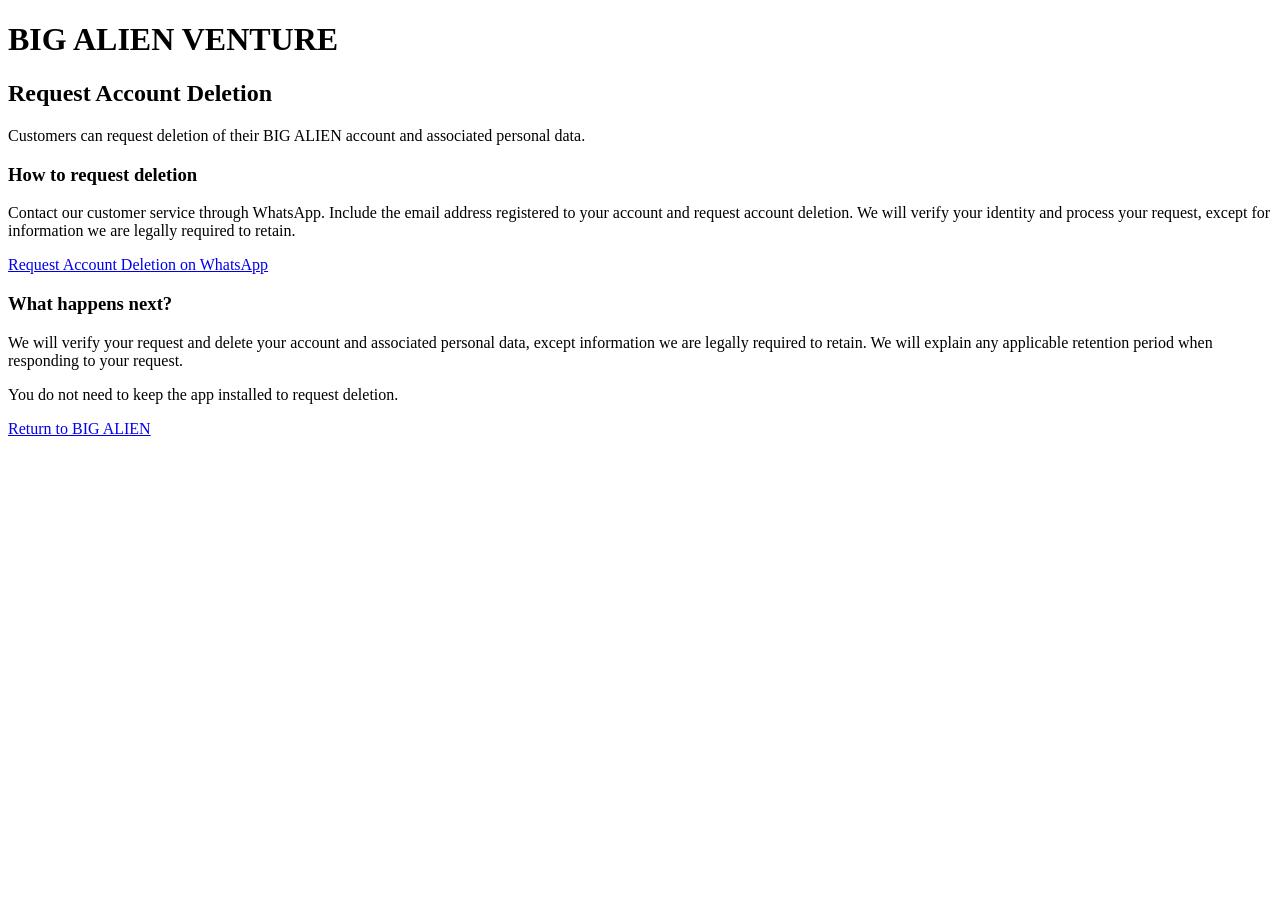
<file: account-deletion-test.html>
<!DOCTYPE html>
<html lang="en">
<head>
  <meta charset="UTF-8">
  <meta name="viewport" content="width=device-width, initial-scale=1.0">
  <title>BIG ALIEN VENTURE - Account Deletion</title>
</head>
<body>
  <h1>BIG ALIEN VENTURE</h1>
  <h2>Request Account Deletion</h2>

  <p>
    Customers can request deletion of their BIG ALIEN account
    and associated personal data.
  </p>

  <h3>How to request deletion</h3>
  <p>
    Contact our customer service through WhatsApp. Include the
    email address registered to your account and request account
    deletion. We will verify your identity and process your request,
    except for information we are legally required to retain.
  </p>

  <p>
    <a href="https://wa.me/2347025136166?text=Hello%20BIG%20ALIEN%20VENTURE%2C%20I%20want%20to%20request%20deletion%20of%20my%20account%20and%20associated%20personal%20data.">
      Request Account Deletion on WhatsApp
    </a>
  </p>

  <h3>What happens next?</h3>
  <p>
    We will verify your request and delete your account and
    associated personal data, except information we are legally
    required to retain. We will explain any applicable retention
    period when responding to your request.
  </p>

  <p>You do not need to keep the app installed to request deletion.</p>

  <p><a href="https://bigalien12.github.io/big-alien-shops/">
    Return to BIG ALIEN
  </a></p>
</body>
</html>
</file>
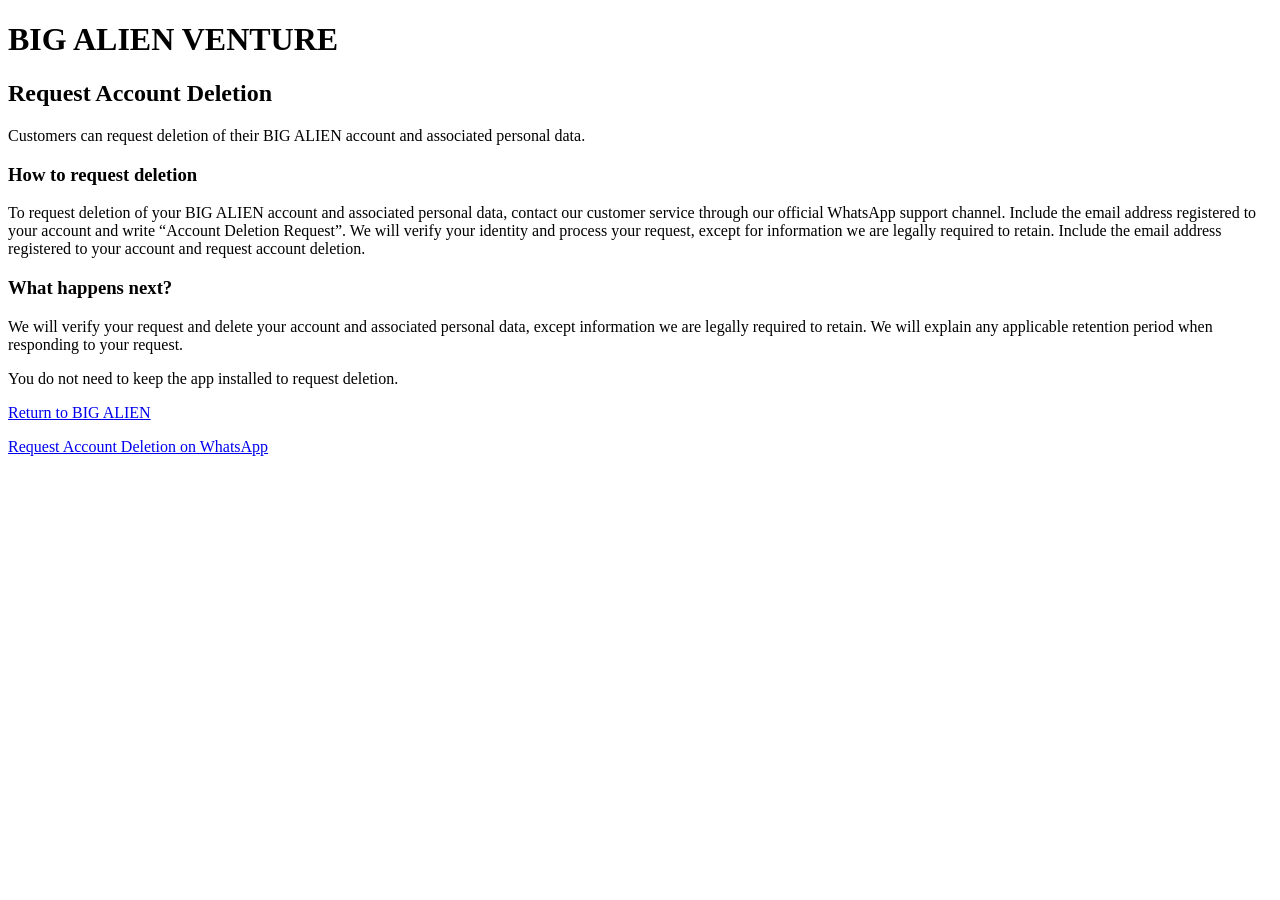
<file: account-deletion.html>
<!DOCTYPE html>
<html lang="en">
<head>
  <meta charset="UTF-8">
  <meta name="viewport" content="width=device-width, initial-scale=1">
  <title>Account Deletion - BIG ALIEN</title>
</head>
<body>
  <h1>BIG ALIEN VENTURE</h1>
  <h2>Request Account Deletion</h2>

  <p>
    Customers can request deletion of their BIG ALIEN account
    and associated personal data.
  </p>

  <h3>How to request deletion</h3>
  <p>
    To request deletion of your BIG ALIEN account and associated personal data, contact our customer service through our official WhatsApp support channel. Include the email address registered to your account and write “Account Deletion Request”. We will verify your identity and process your request, except for information we are legally required to retain. Include the email
    address registered to your account and request account deletion.
  </p>

  <h3>What happens next?</h3>
  <p>
    We will verify your request and delete your account and
    associated personal data, except information we are legally
    required to retain. We will explain any applicable retention
    period when responding to your request.
  </p>

  <p>
    You do not need to keep the app installed to request deletion.
  </p>

  <p><a href="https://bigalien12.github.io/big-alien-shops/">
    Return to BIG ALIEN
  </a></p><p>
  <a href="https://wa.me/2347025136166?text=Hello%20BIG%20ALIEN%20VENTURE%2C%20I%20want%20to%20request%20deletion%20of%20my%20account%20and%20associated%20personal%20data">
    Request Account Deletion on WhatsApp
  </a>
  </p>
</body>
</html>
</file>
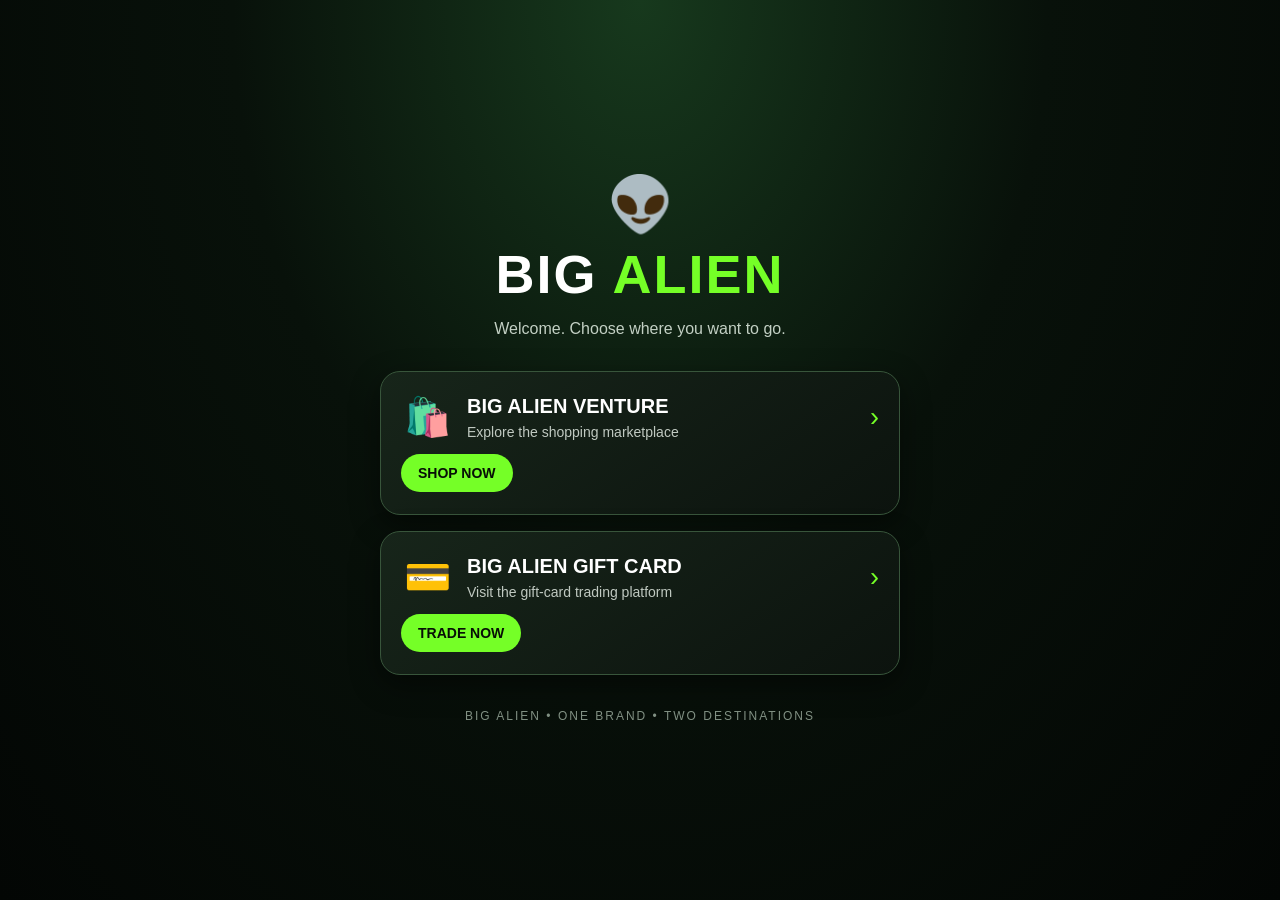
<file: links.html>
<!doctype html>
<html lang="en">
<head>
<meta charset="utf-8">
<meta name="viewport" content="width=device-width, initial-scale=1">
<meta name="theme-color" content="#071109">
<meta name="description" content="Explore BIG ALIEN VENTURE shopping and BIG ALIEN GIFT CARD trading.">
<title>BIG ALIEN | Choose Your Destination</title>
<style>
:root{color-scheme:dark;--green:#75ff27}
*{box-sizing:border-box}
body{margin:0;min-height:100vh;padding:32px 18px;display:flex;align-items:center;justify-content:center;font-family:Arial,Helvetica,sans-serif;color:#fff;background:radial-gradient(ellipse at 50% 0%,#17391d 0%,#08110a 45%,#030604 100%)}
main{width:100%;max-width:520px;text-align:center}
.alien{font-size:54px;line-height:1;margin-bottom:12px}
h1{margin:0;font-size:clamp(34px,9vw,54px);letter-spacing:2px;font-weight:900}
h1 span{color:var(--green)}
.subtitle{color:#c3d0c4;margin:12px auto 30px;font-size:16px;line-height:1.5}
.choice{display:block;text-decoration:none;color:#fff;text-align:left;padding:22px 20px;margin:16px 0;border:1px solid #38553b;border-radius:20px;background:linear-gradient(145deg,#17251a,#0c130e);box-shadow:0 10px 30px #0007;transition:transform .15s ease,border-color .15s ease}
.choice:active{transform:scale(.985)}
.choice:hover{border-color:var(--green)}
.top{display:flex;align-items:center;gap:14px}
.emoji{font-size:38px;width:52px;text-align:center}
.name{font-weight:800;font-size:20px;line-height:1.25}
.desc{color:#c0c9c1;font-size:14px;margin-top:5px}
.arrow{margin-left:auto;color:var(--green);font-size:27px}
.cta{display:inline-block;margin-top:14px;padding:11px 17px;border-radius:999px;background:var(--green);color:#071006;font-weight:800;font-size:14px}
footer{color:#819083;font-size:12px;margin-top:34px;letter-spacing:2px}
</style>
</head>
<body>
<main>
<div class="alien" aria-hidden="true">👽</div>
<h1>BIG <span>ALIEN</span></h1>
<p class="subtitle">Welcome. Choose where you want to go.</p>
<a class="choice" href="https://bigalienventure.com.ng/" aria-label="Visit BIG ALIEN VENTURE shopping">
<div class="top"><div class="emoji" aria-hidden="true">🛍️</div><div><div class="name">BIG ALIEN VENTURE</div><div class="desc">Explore the shopping marketplace</div></div><div class="arrow" aria-hidden="true">›</div></div>
<span class="cta">SHOP NOW</span>
</a>
<a class="choice" href="https://bigalien12.github.io/big-alien-gift-card/" aria-label="Visit BIG ALIEN GIFT CARD">
<div class="top"><div class="emoji" aria-hidden="true">💳</div><div><div class="name">BIG ALIEN GIFT CARD</div><div class="desc">Visit the gift-card trading platform</div></div><div class="arrow" aria-hidden="true">›</div></div>
<span class="cta">TRADE NOW</span>
</a>
<footer>BIG ALIEN • ONE BRAND • TWO DESTINATIONS</footer>
</main>
</body>
</html>
</file>
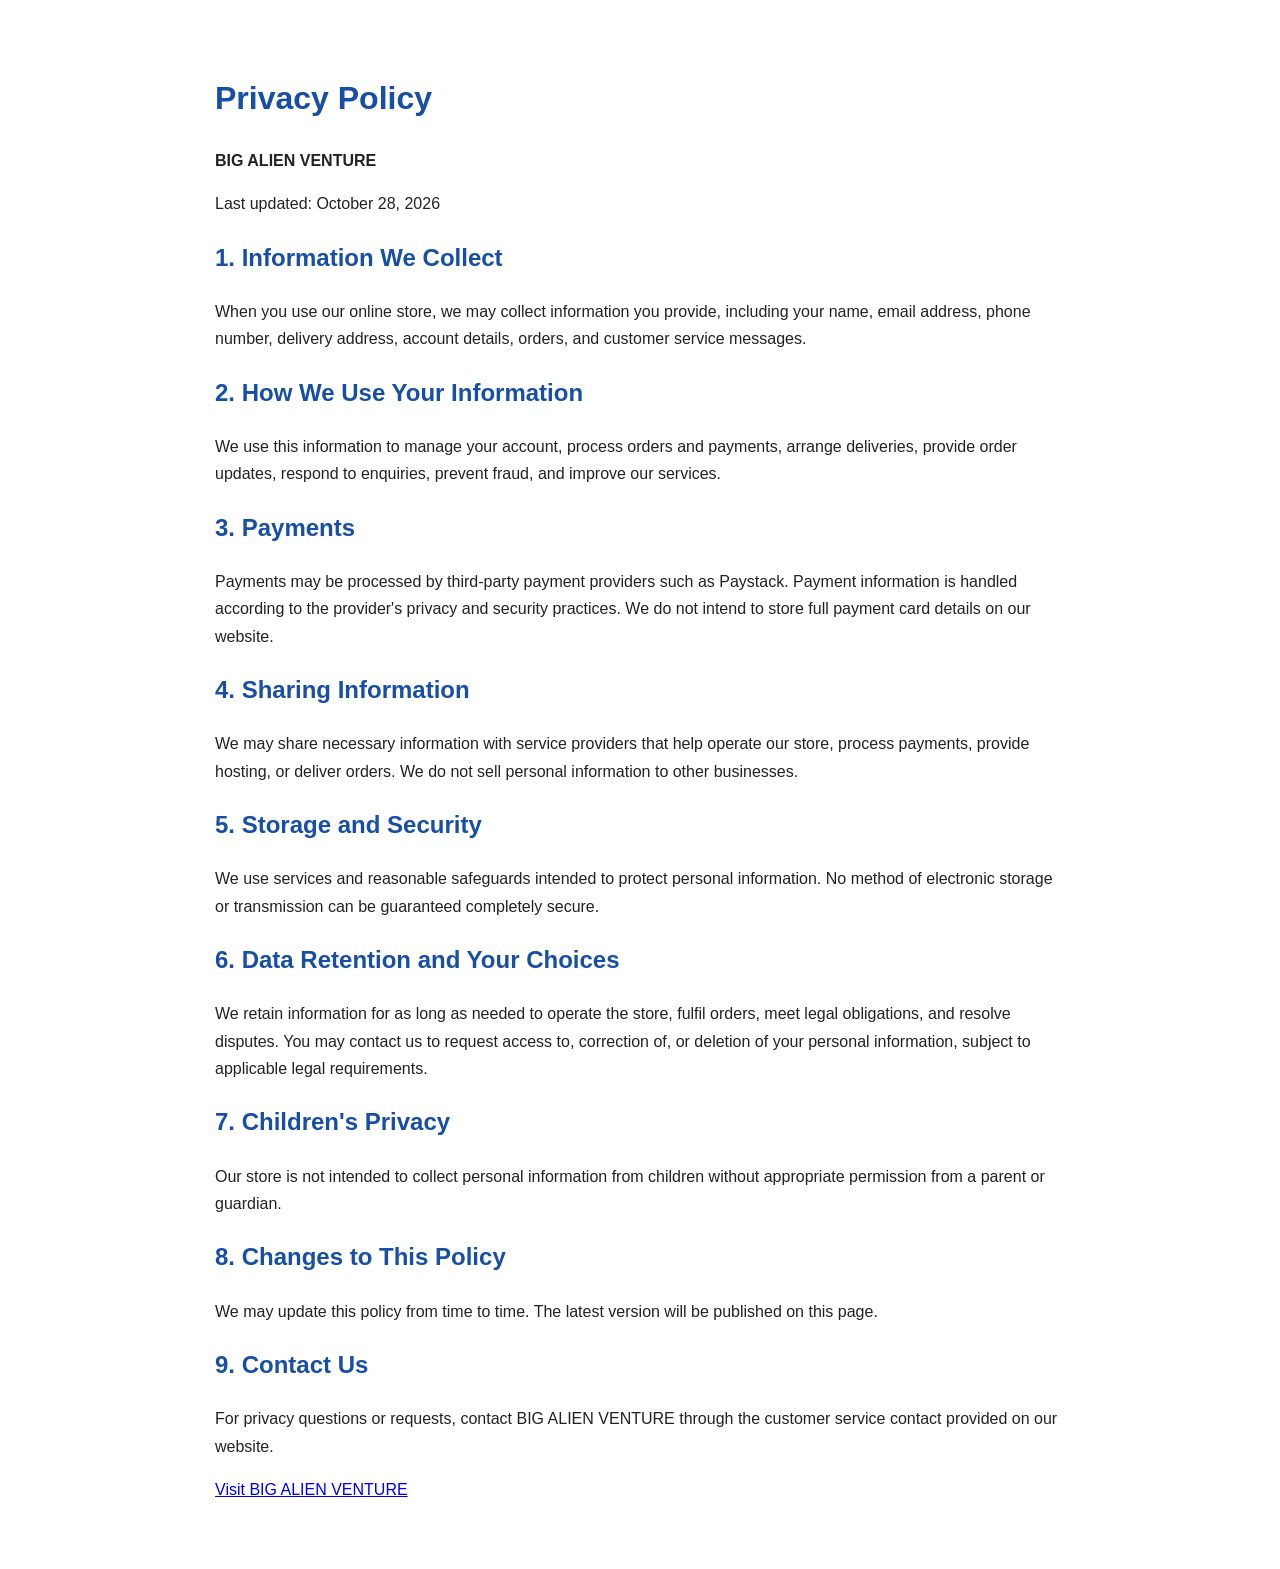
<file: privacy.html>
<!DOCTYPE html>
<html lang="en">
<head>
  <meta charset="UTF-8">
  <meta name="viewport" content="width=device-width, initial-scale=1">
  <title>Privacy Policy - BIG ALIEN VENTURE</title>
  <style>
    body {
      font-family: Arial, sans-serif;
      max-width: 850px;
      margin: 30px auto;
      padding: 20px;
      line-height: 1.7;
      color: #222;
    }
    h1, h2 { color: #174ea6; }
  </style>
</head>
<body>
  <h1>Privacy Policy</h1>
  <p><strong>BIG ALIEN VENTURE</strong></p>
  <p>Last updated: October 28, 2026</p>

  <h2>1. Information We Collect</h2>
  <p>When you use our online store, we may collect information you provide,
  including your name, email address, phone number, delivery address,
  account details, orders, and customer service messages.</p>

  <h2>2. How We Use Your Information</h2>
  <p>We use this information to manage your account, process orders and
  payments, arrange deliveries, provide order updates, respond to enquiries,
  prevent fraud, and improve our services.</p>

  <h2>3. Payments</h2>
  <p>Payments may be processed by third-party payment providers such as
  Paystack. Payment information is handled according to the provider's
  privacy and security practices. We do not intend to store full payment
  card details on our website.</p>

  <h2>4. Sharing Information</h2>
  <p>We may share necessary information with service providers that help
  operate our store, process payments, provide hosting, or deliver orders.
  We do not sell personal information to other businesses.</p>

  <h2>5. Storage and Security</h2>
  <p>We use services and reasonable safeguards intended to protect personal
  information. No method of electronic storage or transmission can be
  guaranteed completely secure.</p>

  <h2>6. Data Retention and Your Choices</h2>
  <p>We retain information for as long as needed to operate the store,
  fulfil orders, meet legal obligations, and resolve disputes. You may
  contact us to request access to, correction of, or deletion of your
  personal information, subject to applicable legal requirements.</p>

  <h2>7. Children's Privacy</h2>
  <p>Our store is not intended to collect personal information from children
  without appropriate permission from a parent or guardian.</p>

  <h2>8. Changes to This Policy</h2>
  <p>We may update this policy from time to time. The latest version will
  be published on this page.</p>

  <h2>9. Contact Us</h2>
  <p>For privacy questions or requests, contact BIG ALIEN VENTURE through
  the customer service contact provided on our website.</p>

  <p><a href="https://bigalien12.github.io/big-alien-shops/">
  Visit BIG ALIEN VENTURE</a></p>
</body>
</html>
</file>
